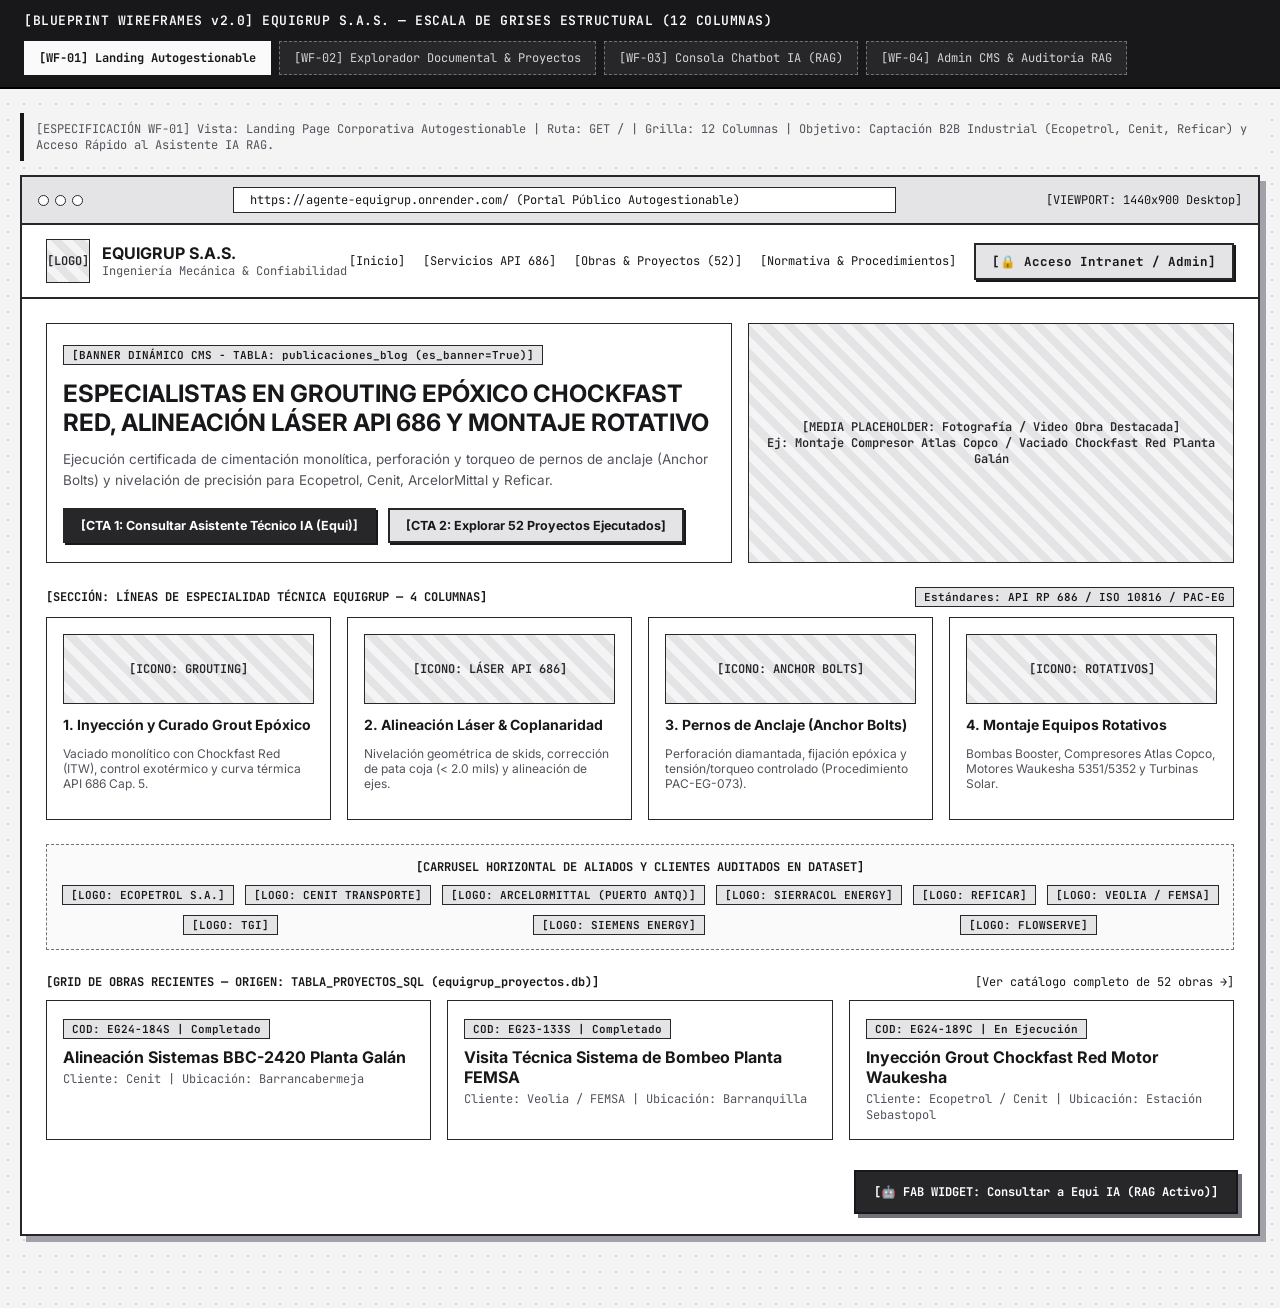
<file: wireframes_equigrup.html>
<!DOCTYPE html>
<html lang="es">
<head>
    <meta charset="UTF-8">
    <meta name="viewport" content="width=device-width, initial-scale=1.0">
    <title>Equigrup S.A.S. — Entregable 4: Wireframes Estructurales (Baja/Media Fidelidad)</title>
    <link href="https://fonts.googleapis.com/css2?family=Inter:wght@400;500;600;700&family=JetBrains+Mono:wght@400;600&display=swap" rel="stylesheet">
    <style>
        :root {
            --wf-bg: #f4f4f5;
            --wf-surface: #ffffff;
            --wf-muted: #e4e4e7;
            --wf-border: #71717a;
            --wf-border-strong: #27272a;
            --wf-text: #18181b;
            --wf-subtext: #52525b;
            --wf-hatch: repeating-linear-gradient(45deg, #e4e4e7, #e4e4e7 8px, #f4f4f5 8px, #f4f4f5 16px);
        }
        * { box-sizing: border-box; }
        body {
            margin: 0;
            font-family: 'Inter', sans-serif;
            background-color: var(--wf-bg);
            background-image: radial-gradient(#d4d4d8 1px, transparent 1px);
            background-size: 16px 16px;
            color: var(--wf-text);
        }
        code, .mono { font-family: 'JetBrains Mono', monospace; font-size: 12px; }

        /* BARRA SUPERIOR DE CONTROL DE WIREFRAMES */
        .wf-switcher-bar {
            position: sticky;
            top: 0;
            z-index: 100;
            background: #18181b;
            color: #fafafa;
            padding: 12px 24px;
            display: flex;
            justify-content: space-between;
            align-items: center;
            border-bottom: 2px solid #000;
            flex-wrap: wrap;
            gap: 12px;
        }
        .wf-brand-title {
            font-family: 'JetBrains Mono', monospace;
            font-size: 13px;
            font-weight: 600;
            letter-spacing: 0.5px;
        }
        .wf-tabs { display: flex; gap: 8px; flex-wrap: wrap; }
        .wf-tab-btn {
            background: #27272a;
            color: #d4d4d8;
            border: 1px dashed #71717a;
            padding: 8px 14px;
            font-family: 'JetBrains Mono', monospace;
            font-size: 12px;
            cursor: pointer;
            transition: all 0.15s;
        }
        .wf-tab-btn.active, .wf-tab-btn:hover {
            background: #fafafa;
            color: #18181b;
            border: 1px solid #fafafa;
            font-weight: 700;
        }

        /* CONTENEDOR DE LIENZO */
        .wf-canvas {
            max-width: 1340px;
            margin: 24px auto;
            padding: 0 20px 48px 20px;
        }
        .wf-screen { display: none; }
        .wf-screen.active { display: block; }

        .wf-frame {
            background: var(--wf-surface);
            border: 2px solid var(--wf-border-strong);
            box-shadow: 6px 6px 0px #a1a1aa;
            overflow: hidden;
        }
        .wf-browser-chrome {
            background: var(--wf-muted);
            border-bottom: 2px solid var(--wf-border-strong);
            padding: 10px 16px;
            display: flex;
            align-items: center;
            justify-content: space-between;
            font-family: 'JetBrains Mono', monospace;
            font-size: 12px;
        }
        .wf-dots { display: flex; gap: 6px; }
        .wf-dot { width: 11px; height: 11px; border: 1.5px solid var(--wf-border-strong); border-radius: 50%; background: #fff; }
        .wf-address-bar {
            background: #fff;
            border: 1.5px solid var(--wf-border-strong);
            padding: 4px 16px;
            width: 55%;
            text-align: left;
        }

        /* UTILIDADES DE BLOQUES WIREFRAME */
        .wf-box {
            border: 1.5px solid var(--wf-border-strong);
            background: #fff;
            padding: 16px;
            position: relative;
        }
        .wf-box-dashed {
            border: 1.5px dashed var(--wf-border);
            background: #fafafa;
            padding: 14px;
        }
        .wf-placeholder-img {
            background: var(--wf-hatch);
            border: 1.5px solid var(--wf-border-strong);
            display: flex;
            align-items: center;
            justify-content: center;
            font-family: 'JetBrains Mono', monospace;
            font-size: 12px;
            color: var(--wf-border-strong);
            font-weight: 600;
            text-align: center;
            padding: 12px;
        }
        .wf-tag {
            display: inline-block;
            border: 1px solid var(--wf-border-strong);
            background: var(--wf-muted);
            padding: 2px 8px;
            font-family: 'JetBrains Mono', monospace;
            font-size: 11px;
            font-weight: 600;
        }
        .wf-btn {
            display: inline-block;
            border: 2px solid var(--wf-border-strong);
            background: #e4e4e7;
            color: #18181b;
            padding: 8px 16px;
            font-weight: 700;
            font-size: 12.5px;
            box-shadow: 2px 2px 0px #18181b;
            cursor: default;
        }
        .wf-btn-primary {
            background: #27272a;
            color: #ffffff;
        }
        .wf-input {
            width: 100%;
            border: 1.5px solid var(--wf-border-strong);
            padding: 8px 10px;
            background: #fff;
            font-family: 'JetBrains Mono', monospace;
            font-size: 12px;
            color: var(--wf-text);
        }
        .wf-grid-12 {
            display: grid;
            grid-template-columns: repeat(12, 1fr);
            gap: 16px;
        }
        .wf-table {
            width: 100%;
            border-collapse: collapse;
            font-size: 12px;
        }
        .wf-table th, .wf-table td {
            border: 1.5px solid var(--wf-border-strong);
            padding: 9px 10px;
            text-align: left;
        }
        .wf-table th {
            background: var(--wf-muted);
            font-family: 'JetBrains Mono', monospace;
            font-size: 11px;
            text-transform: uppercase;
        }
        .wf-annotation {
            background: #f4f4f5;
            border-left: 4px solid #18181b;
            padding: 8px 12px;
            font-size: 12px;
            color: var(--wf-subtext);
            margin-bottom: 14px;
            font-family: 'JetBrains Mono', monospace;
        }
        .wf-fab {
            position: absolute;
            bottom: 20px;
            right: 20px;
            border: 2px solid #18181b;
            background: #27272a;
            color: #fff;
            padding: 12px 18px;
            font-weight: 700;
            box-shadow: 4px 4px 0 #71717a;
            font-family: 'JetBrains Mono', monospace;
            font-size: 12px;
        }
    </style>
</head>
<body>

    <!-- SELECTOR INTERACTIVO DE PANTALLAS WIREFRAME -->
    <div class="wf-switcher-bar">
        <div class="wf-brand-title">[BLUEPRINT WIREFRAMES v2.0] EQUIGRUP S.A.S. — ESCALA DE GRISES ESTRUCTURAL (12 COLUMNAS)</div>
        <div class="wf-tabs">
            <button class="wf-tab-btn active" onclick="showWf('wf1', this)">[WF-01] Landing Autogestionable</button>
            <button class="wf-tab-btn" onclick="showWf('wf2', this)">[WF-02] Explorador Documental & Proyectos</button>
            <button class="wf-tab-btn" onclick="showWf('wf3', this)">[WF-03] Consola Chatbot IA (RAG)</button>
            <button class="wf-tab-btn" onclick="showWf('wf4', this)">[WF-04] Admin CMS & Auditoría RAG</button>
        </div>
    </div>

    <div class="wf-canvas">

        <!-- ===================================================================
             WIREFRAME 1: LANDING PAGE CORPORATIVA AUTOGESTIONABLE
             =================================================================== -->
        <section id="wf1" class="wf-screen active">
            <div class="wf-annotation">
                [ESPECIFICACIÓN WF-01] Vista: Landing Page Corporativa Autogestionable | Ruta: GET / | Grilla: 12 Columnas | Objetivo: Captación B2B Industrial (Ecopetrol, Cenit, Reficar) y Acceso Rápido al Asistente IA RAG.
            </div>
            <div class="wf-frame" style="position: relative; padding-bottom: 70px;">
                <div class="wf-browser-chrome">
                    <div class="wf-dots"><span class="wf-dot"></span><span class="wf-dot"></span><span class="wf-dot"></span></div>
                    <div class="wf-address-bar">https://agente-equigrup.onrender.com/ (Portal Público Autogestionable)</div>
                    <div>[VIEWPORT: 1440x900 Desktop]</div>
                </div>

                <!-- HEADER / NAVBAR -->
                <div style="border-bottom: 2px solid #27272a; padding: 14px 24px; display: flex; justify-content: space-between; align-items: center;">
                    <div style="display: flex; align-items: center; gap: 12px;">
                        <div class="wf-placeholder-img" style="width: 44px; height: 44px;">[LOGO]</div>
                        <div>
                            <strong style="font-size: 16px;">EQUIGRUP S.A.S.</strong>
                            <div class="mono" style="color: #52525b;">Ingeniería Mecánica & Confiabilidad</div>
                        </div>
                    </div>
                    <div style="display: flex; gap: 18px; align-items: center;" class="mono">
                        <span>[Inicio]</span>
                        <span>[Servicios API 686]</span>
                        <span>[Obras & Proyectos (52)]</span>
                        <span>[Normativa & Procedimientos]</span>
                        <span class="wf-btn">[🔒 Acceso Intranet / Admin]</span>
                    </div>
                </div>

                <div style="padding: 24px;">
                    <!-- HERO SECTION (CMS DINÁMICO) -->
                    <div class="wf-grid-12" style="margin-bottom: 24px;">
                        <div class="wf-box" style="grid-column: span 7; display: flex; flex-direction: column; justify-content: center;">
                            <div style="margin-bottom: 8px;"><span class="wf-tag">[BANNER DINÁMICO CMS - TABLA: publicaciones_blog (es_banner=True)]</span></div>
                            <h1 style="margin: 6px 0 12px 0; font-size: 24px; text-transform: uppercase;">Especialistas en Grouting Epóxico Chockfast Red, Alineación Láser API 686 y Montaje Rotativo</h1>
                            <p style="font-size: 13.5px; color: #52525b; line-height: 1.5; margin: 0 0 18px 0;">
                                Ejecución certificada de cimentación monolítica, perforación y torqueo de pernos de anclaje (Anchor Bolts) y nivelación de precisión para Ecopetrol, Cenit, ArcelorMittal y Reficar.
                            </p>
                            <div style="display: flex; gap: 12px;">
                                <span class="wf-btn wf-btn-primary">[CTA 1: Consultar Asistente Técnico IA (Equi)]</span>
                                <span class="wf-btn">[CTA 2: Explorar 52 Proyectos Ejecutados]</span>
                            </div>
                        </div>
                        <div class="wf-placeholder-img" style="grid-column: span 5; min-height: 240px;">
                            [MEDIA PLACEHOLDER: Fotografía / Video Obra Destacada]<br>
                            Ej: Montaje Compresor Atlas Copco / Vaciado Chockfast Red Planta Galán
                        </div>
                    </div>

                    <!-- CATÁLOGO DE 4 SERVICIOS INDUSTRIALES -->
                    <div style="margin-bottom: 24px;">
                        <div style="display: flex; justify-content: space-between; align-items: center; margin-bottom: 10px;">
                            <strong class="mono">[SECCIÓN: LÍNEAS DE ESPECIALIDAD TÉCNICA EQUIGRUP — 4 COLUMNAS]</strong>
                            <span class="wf-tag">Estándares: API RP 686 / ISO 10816 / PAC-EG</span>
                        </div>
                        <div class="wf-grid-12">
                            <div class="wf-box" style="grid-column: span 3;">
                                <div class="wf-placeholder-img" style="height: 70px; margin-bottom: 10px;">[ICONO: GROUTING]</div>
                                <strong style="font-size: 14px;">1. Inyección y Curado Grout Epóxico</strong>
                                <p style="font-size: 12px; color: #52525b;">Vaciado monolítico con Chockfast Red (ITW), control exotérmico y curva térmica API 686 Cap. 5.</p>
                            </div>
                            <div class="wf-box" style="grid-column: span 3;">
                                <div class="wf-placeholder-img" style="height: 70px; margin-bottom: 10px;">[ICONO: LÁSER API 686]</div>
                                <strong style="font-size: 14px;">2. Alineación Láser & Coplanaridad</strong>
                                <p style="font-size: 12px; color: #52525b;">Nivelación geométrica de skids, corrección de pata coja (&lt; 2.0 mils) y alineación de ejes.</p>
                            </div>
                            <div class="wf-box" style="grid-column: span 3;">
                                <div class="wf-placeholder-img" style="height: 70px; margin-bottom: 10px;">[ICONO: ANCHOR BOLTS]</div>
                                <strong style="font-size: 14px;">3. Pernos de Anclaje (Anchor Bolts)</strong>
                                <p style="font-size: 12px; color: #52525b;">Perforación diamantada, fijación epóxica y tensión/torqueo controlado (Procedimiento PAC-EG-073).</p>
                            </div>
                            <div class="wf-box" style="grid-column: span 3;">
                                <div class="wf-placeholder-img" style="height: 70px; margin-bottom: 10px;">[ICONO: ROTATIVOS]</div>
                                <strong style="font-size: 14px;">4. Montaje Equipos Rotativos</strong>
                                <p style="font-size: 12px; color: #52525b;">Bombas Booster, Compresores Atlas Copco, Motores Waukesha 5351/5352 y Turbinas Solar.</p>
                            </div>
                        </div>
                    </div>

                    <!-- CARRUSEL DE CLIENTES DEL DATASET -->
                    <div class="wf-box-dashed" style="margin-bottom: 24px; text-align: center;">
                        <div class="mono" style="margin-bottom: 10px; font-weight: 700;">[CARRUSEL HORIZONTAL DE ALIADOS Y CLIENTES AUDITADOS EN DATASET]</div>
                        <div style="display: flex; justify-content: space-around; flex-wrap: wrap; gap: 10px;">
                            <span class="wf-tag">[LOGO: ECOPETROL S.A.]</span>
                            <span class="wf-tag">[LOGO: CENIT TRANSPORTE]</span>
                            <span class="wf-tag">[LOGO: ARCELORMITTAL (PUERTO ANTQ)]</span>
                            <span class="wf-tag">[LOGO: SIERRACOL ENERGY]</span>
                            <span class="wf-tag">[LOGO: REFICAR]</span>
                            <span class="wf-tag">[LOGO: VEOLIA / FEMSA]</span>
                            <span class="wf-tag">[LOGO: TGI]</span>
                            <span class="wf-tag">[LOGO: SIEMENS ENERGY]</span>
                            <span class="wf-tag">[LOGO: FLOWSERVE]</span>
                        </div>
                    </div>

                    <!-- PROYECTOS DESTACADOS (SINCRONIZADOS CON SQLITE) -->
                    <div>
                        <div style="display: flex; justify-content: space-between; align-items: center; margin-bottom: 10px;">
                            <strong class="mono">[GRID DE OBRAS RECIENTES — ORIGEN: TABLA_PROYECTOS_SQL (equigrup_proyectos.db)]</strong>
                            <span class="mono">[Ver catálogo completo de 52 obras →]</span>
                        </div>
                        <div class="wf-grid-12">
                            <div class="wf-box" style="grid-column: span 4;">
                                <span class="wf-tag">COD: EG24-184S | Completado</span>
                                <h4 style="margin: 8px 0 4px 0;">Alineación Sistemas BBC-2420 Planta Galán</h4>
                                <div class="mono" style="color: #52525b;">Cliente: Cenit | Ubicación: Barrancabermeja</div>
                            </div>
                            <div class="wf-box" style="grid-column: span 4;">
                                <span class="wf-tag">COD: EG23-133S | Completado</span>
                                <h4 style="margin: 8px 0 4px 0;">Visita Técnica Sistema de Bombeo Planta FEMSA</h4>
                                <div class="mono" style="color: #52525b;">Cliente: Veolia / FEMSA | Ubicación: Barranquilla</div>
                            </div>
                            <div class="wf-box" style="grid-column: span 4;">
                                <span class="wf-tag">COD: EG24-189C | En Ejecución</span>
                                <h4 style="margin: 8px 0 4px 0;">Inyección Grout Chockfast Red Motor Waukesha</h4>
                                <div class="mono" style="color: #52525b;">Cliente: Ecopetrol / Cenit | Ubicación: Estación Sebastopol</div>
                            </div>
                        </div>
                    </div>
                </div>

                <!-- BOTÓN FLOTANTE CHATBOT RAG -->
                <div class="wf-fab">
                    [🤖 FAB WIDGET: Consultar a Equi IA (RAG Activo)]
                </div>
            </div>
        </section>

        <!-- ===================================================================
             WIREFRAME 2: DASHBOARD / EXPLORADOR DOCUMENTAL Y PROYECTOS
             =================================================================== -->
        <section id="wf2" class="wf-screen">
            <div class="wf-annotation">
                [ESPECIFICACIÓN WF-02] Vista: Explorador Maestro del Dataset Consolidado (248 Registros: 196 Archivos + 52 Proyectos SQL) | Ruta: /repositorio-documental | Layout: Sidebar Filtros (3 cols) + Contenido Principal (9 cols).
            </div>
            <div class="wf-frame">
                <div class="wf-browser-chrome">
                    <div class="wf-dots"><span class="wf-dot"></span><span class="wf-dot"></span><span class="wf-dot"></span></div>
                    <div class="wf-address-bar">https://agente-equigrup.onrender.com/#proyectos-y-documentos</div>
                    <div>[ROL: Ingeniero de Operaciones / Consultor]</div>
                </div>

                <div class="wf-grid-12" style="padding: 20px;">
                    <!-- SIDEBAR DE FILTROS FACETADOS (3 COLUMNAS) -->
                    <aside class="wf-box" style="grid-column: span 3;">
                        <div class="mono" style="font-weight: 700; border-bottom: 1.5px solid #27272a; padding-bottom: 8px; margin-bottom: 12px;">
                            [PANEL DE FILTROS DINÁMICOS]
                        </div>
                        <div style="margin-bottom: 12px;">
                            <label class="mono">1. carpeta_modulo:</label>
                            <div class="wf-input" style="margin-top: 4px;">[▼ Todos los Módulos (5)]</div>
                            <div class="mono" style="font-size: 11px; color: #52525b; margin-top: 4px;">
                                • 0.0. NORMATIVA Y GESTION<br>
                                • 0.1. INFORMES TECNICOS<br>
                                • 0.2. COTIZACIONES<br>
                                • 0.3. PROCEDIMIENTOS<br>
                                • TABLA_PROYECTOS_SQL
                            </div>
                        </div>
                        <div style="margin-bottom: 12px;">
                            <label class="mono">2. cliente_entidad:</label>
                            <div class="wf-input" style="margin-top: 4px;">[▼ Ecopetrol / Cenit / Arcelor...]</div>
                        </div>
                        <div style="margin-bottom: 12px;">
                            <label class="mono">3. anio:</label>
                            <div class="wf-input" style="margin-top: 4px;">[▼ Todos (2018 - 2026)]</div>
                        </div>
                        <div style="margin-bottom: 12px;">
                            <label class="mono">4. estado_operativo:</label>
                            <div class="wf-input" style="margin-top: 4px;">[▼ Completado / En ejecución / Cotizado]</div>
                        </div>
                        <div style="margin-bottom: 16px;">
                            <label class="mono">5. indexado_rag:</label>
                            <div class="wf-input" style="margin-top: 4px;">[☑ Sí | ☑ Sí (Vía SQL Tool) | ☐ No]</div>
                        </div>
                        <div class="wf-btn" style="width: 100%; text-align: center;">[Limpiar Filtros]</div>
                    </aside>

                    <!-- ÁREA PRINCIPAL (9 COLUMNAS) -->
                    <div style="grid-column: span 9;">
                        <!-- KPIs SUPERIORES -->
                        <div class="wf-grid-12" style="margin-bottom: 16px;">
                            <div class="wf-box" style="grid-column: span 3;">
                                <div class="mono" style="color: #52525b;">TOTAL REGISTROS AUDITADOS</div>
                                <div style="font-size: 24px; font-weight: 800; margin-top: 4px;">248</div>
                                <div class="mono">196 Docs + 52 SQL</div>
                            </div>
                            <div class="wf-box" style="grid-column: span 3;">
                                <div class="mono" style="color: #52525b;">COBERTURA MOTOR RAG</div>
                                <div style="font-size: 24px; font-weight: 800; margin-top: 4px;">109 Chunks</div>
                                <div class="mono">SQLite FTS + SQL Tool</div>
                            </div>
                            <div class="wf-box" style="grid-column: span 3;">
                                <div class="mono" style="color: #52525b;">PROYECTOS ACTIVOS / OBRA</div>
                                <div style="font-size: 24px; font-weight: 800; margin-top: 4px;">52 Obras</div>
                                <div class="mono">12 Clientes Industriales</div>
                            </div>
                            <div class="wf-box" style="grid-column: span 3;">
                                <div class="mono" style="color: #52525b;">PROCEDIMIENTOS PAC/PAG</div>
                                <div style="font-size: 24px; font-weight: 800; margin-top: 4px;">100% Vigentes</div>
                                <div class="mono">Norma API RP 686</div>
                            </div>
                        </div>

                        <!-- BARRA DE BÚSQUEDA SEMÁNTICA / EXACTA -->
                        <div class="wf-box" style="margin-bottom: 16px; display: flex; gap: 10px; align-items: center;">
                            <input class="wf-input" value="🔍 Buscar por código (ej. EG24-184S, PAC-EG-073), cliente (Cenit, Ecopetrol) o maquinaria (Waukesha, Booster)..." readonly>
                            <span class="wf-btn wf-btn-primary" style="white-space: nowrap;">[Filtrar Tabla]</span>
                            <span class="wf-btn" style="white-space: nowrap;">[📥 Exportar CSV]</span>
                        </div>

                        <!-- TABLA DE DATOS PAGINADA -->
                        <div class="wf-box" style="padding: 0;">
                            <table class="wf-table">
                                <thead>
                                    <tr>
                                        <th>ID</th>
                                        <th>Código Ref</th>
                                        <th>Módulo / Carpeta</th>
                                        <th>Archivo / Proyecto</th>
                                        <th>Cliente / Planta</th>
                                        <th>Maquinaria / Especialidad</th>
                                        <th>Estado Operativo</th>
                                        <th>Indexado RAG</th>
                                        <th>Acción</th>
                                    </tr>
                                </thead>
                                <tbody>
                                    <tr>
                                        <td class="mono">#002</td>
                                        <td class="mono"><strong>EG23-133S</strong></td>
                                        <td class="mono">0.1. INFORMES TECNICOS</td>
                                        <td>EG23-133S INFORME VISTA TECNICA SIST BOMBEO, VEOLIA FEMSA BQUILLA.pdf</td>
                                        <td>Veolia / FEMSA (Barranquilla)</td>
                                        <td>Equipos Rotativos / Bombeo</td>
                                        <td><span class="wf-tag">Completado</span></td>
                                        <td><span class="wf-tag">[Sí]</span></td>
                                        <td class="mono">[📄 PDF] [💬 IA]</td>
                                    </tr>
                                    <tr>
                                        <td class="mono">#018</td>
                                        <td class="mono"><strong>EG24-184S</strong></td>
                                        <td class="mono">0.1. INFORMES TECNICOS</td>
                                        <td>EG24-184S INFORME ALINEACION SISTEMAS BBC-2420 PLANTA GALAN CENIT.pdf</td>
                                        <td>Cenit Transporte (Planta Galán)</td>
                                        <td>Skid Bombeo / Alineación Láser</td>
                                        <td><span class="wf-tag">Completado</span></td>
                                        <td><span class="wf-tag">[Sí]</span></td>
                                        <td class="mono">[📄 PDF] [💬 IA]</td>
                                    </tr>
                                    <tr>
                                        <td class="mono">#094</td>
                                        <td class="mono"><strong>EG24-189C</strong></td>
                                        <td class="mono">0.2. COTIZACIONES</td>
                                        <td>EG24-189C PROPUESTA TECNICA ECONOMICA GROUTING CHOCKFAST RED.xlsx</td>
                                        <td>Ecopetrol S.A. (Barrancabermeja)</td>
                                        <td>Motor Waukesha / Grout Epóxico</td>
                                        <td><span class="wf-tag">Cotizado</span></td>
                                        <td><span class="wf-tag">[No]</span></td>
                                        <td class="mono">[📊 XLSX] [💬 IA]</td>
                                    </tr>
                                    <tr>
                                        <td class="mono">#142</td>
                                        <td class="mono"><strong>PAC-EG-073</strong></td>
                                        <td class="mono">0.3. PROCEDIMIENTOS</td>
                                        <td>PAC-EG-073 PROCEDIMIENTO TORQUEO Y FIJACION PERNOS ANCLAJE.pdf</td>
                                        <td>Equigrup Estándar Calidad</td>
                                        <td>Pernos de Anclaje (Anchor Bolts)</td>
                                        <td><span class="wf-tag">Vigente</span></td>
                                        <td><span class="wf-tag">[Sí]</span></td>
                                        <td class="mono">[📄 PDF] [💬 IA]</td>
                                    </tr>
                                    <tr>
                                        <td class="mono">#205</td>
                                        <td class="mono"><strong>SQL-PRJ-04</strong></td>
                                        <td class="mono">TABLA_PROYECTOS_SQL</td>
                                        <td>Instalación de Pernos de Anclaje - Proyecto Puerto Antioquia</td>
                                        <td>ArcelorMittal (Turbo, Antq)</td>
                                        <td>Pernos de Anclaje / Cimentación</td>
                                        <td><span class="wf-tag">En ejecución</span></td>
                                        <td><span class="wf-tag">[Sí (SQL Tool)]</span></td>
                                        <td class="mono">[✏️ Edit] [💬 IA]</td>
                                    </tr>
                                </tbody>
                            </table>
                            <div style="padding: 10px 14px; background: #e4e4e7; display: flex; justify-content: space-between; align-items: center;" class="mono">
                                <span>Mostrando registros 1 - 5 de 248 totales</span>
                                <span>[« Anterior] [Página 1 de 50] [Siguiente »]</span>
                            </div>
                        </div>
                    </div>
                </div>
            </div>
        </section>

        <!-- ===================================================================
             WIREFRAME 3: CONSOLA DEL CHATBOT IA (VISTA COMPLETA RAG + SQL TOOL)
             =================================================================== -->
        <section id="wf3" class="wf-screen">
            <div class="wf-annotation">
                [ESPECIFICACIÓN WF-03] Vista: Consola del Asistente Inteligente "Equi" (Arquitectura Híbrida RAG + SQL Tool) | Ruta: /#chat | Componentes: Historial de Sesiones + Área de Mensajes con Citación Documental + Chips de Sugerencias API 686.
            </div>
            <div class="wf-frame">
                <div class="wf-browser-chrome">
                    <div class="wf-dots"><span class="wf-dot"></span><span class="wf-dot"></span><span class="wf-dot"></span></div>
                    <div class="wf-address-bar">https://agente-equigrup.onrender.com/#chat (Consola Chatbot IA Equi - Motor RAG)</div>
                    <div>[ENDPOINT: POST /chat]</div>
                </div>

                <div class="wf-grid-12" style="padding: 20px;">
                    <!-- PANEL LATERAL DE SESIONES Y ESTADO RAG (3 COLS) -->
                    <aside class="wf-box" style="grid-column: span 3;">
                        <div class="wf-btn wf-btn-primary" style="width: 100%; text-align: center; margin-bottom: 14px;">[+ Nueva Consulta Técnica]</div>
                        <div class="mono" style="font-weight: 700; margin-bottom: 8px;">[HISTORIAL DE SESIONES]</div>
                        <div class="wf-box-dashed" style="margin-bottom: 8px; font-size: 12px;">
                            <strong>● Curado Grout Chockfast Red</strong>
                            <div class="mono" style="color: #52525b;">Hace 2 min • Ref: API 686</div>
                        </div>
                        <div class="wf-box-dashed" style="margin-bottom: 8px; font-size: 12px;">
                            <strong>○ Alineación BBC-2420 Galán</strong>
                            <div class="mono" style="color: #52525b;">Ayer • Ref: EG24-184S</div>
                        </div>
                        <div class="wf-box-dashed" style="margin-bottom: 16px; font-size: 12px;">
                            <strong>○ Pernos Puerto Antioquia</strong>
                            <div class="mono" style="color: #52525b;">14 Oct • Ref: ArcelorMittal</div>
                        </div>

                        <div class="mono" style="font-weight: 700; margin-bottom: 8px;">[TELEMETRÍA MOTOR RAG]</div>
                        <div class="wf-box" style="font-size: 11.5px;" class="mono">
                            • Motor LLM: Groq / Gemini Failover<br>
                            • Corpus SQLite RAG: 109 Chunks<br>
                            • Catálogo SQLite: 52 Proyectos<br>
                            • Microservicio MS-1: Conectado
                        </div>
                    </aside>

                    <!-- VENTANA CENTRAL DE CONVERSACIÓN (9 COLS) -->
                    <div class="wf-box" style="grid-column: span 9; display: flex; flex-direction: column; justify-content: space-between; min-height: 540px;">
                        <div>
                            <!-- CABECERA DEL CHAT -->
                            <div style="border-bottom: 1.5px solid #27272a; padding-bottom: 10px; margin-bottom: 16px; display: flex; justify-content: space-between; align-items: center;">
                                <div>
                                    <strong>[AVATAR 🤖] Asistente Inteligente Equi — Consultor RAG de Ingeniería Mecánica</strong>
                                    <div class="mono" style="color: #52525b;">Respuestas fundamentadas estrictamente en manuales API 686, procedimientos PAC-EG y base de datos SQLite</div>
                                </div>
                                <span class="wf-tag">ESTADO: ONLINE</span>
                            </div>

                            <!-- BURBUJA USUARIO -->
                            <div style="display: flex; justify-content: flex-end; margin-bottom: 16px;">
                                <div class="wf-box" style="max-width: 72%; background: #e4e4e7;">
                                    <div class="mono" style="color: #52525b; margin-bottom: 4px;">[ACTOR: Ingeniero de Operaciones]</div>
                                    ¿Cuál es el procedimiento de preparación y tiempo de curado del grout epóxico Chockfast Red según la norma API 686 y en qué proyectos de Cenit o Ecopetrol lo hemos aplicado?
                                </div>
                            </div>

                            <!-- BURBUJA ASISTENTE IA CON CITACIÓN DE FUENTES -->
                            <div style="display: flex; justify-content: flex-start; margin-bottom: 16px;">
                                <div class="wf-box" style="max-width: 88%;">
                                    <div class="mono" style="color: #52525b; margin-bottom: 6px;">[ACTOR: Motor IA / Servicio RAG (Equi)]</div>
                                    <p style="margin: 0 0 8px 0; font-size: 13px; line-height: 1.5;">
                                        <strong>1. Protocolo Técnico Chockfast Red (Norma API RP 686 Cap. 5):</strong><br>
                                        • <strong>Preparación de Superficie:</strong> El concreto debe tener curado mínimo de 28 días, escarificado con perfil rugoso (CSP 5-7), libre de grasa/humedad, y el acero de la base limpiado con chorro abrasivo a metal blanco <code>SSPC-SP5</code>.<br>
                                        • <strong>Mezcla y Temperatura:</strong> Acondicionar resina, endurecedor y agregado entre <strong>21°C y 28°C</strong>. Mezclar resina + endurecedor a bajas RPM antes de incorporar gradualmente los sacos de agregado para evitar atrapamiento de aire.<br>
                                        • <strong>Tiempo de Curado:</strong> <strong>24 horas a 25°C</strong> (o hasta 48 horas a 15°C) antes de aplicar torque final a los pernos de anclaje.
                                    </p>
                                    <p style="margin: 0 0 12px 0; font-size: 13px; line-height: 1.5;">
                                        <strong>2. Proyectos Relacionados en Base de Datos (`equigrup_proyectos.db`):</strong><br>
                                        • <strong>Proyecto #14 (Cenit - Planta Galán):</strong> Nivelación, alineación láser y aplicación de grout epóxico en sistemas de bombeo BBC-2420.<br>
                                        • <strong>Proyecto #21 (Ecopetrol - Barrancabermeja):</strong> Cimentación epóxica Chockfast Red en unidad compresora y motores Waukesha.
                                    </p>

                                    <!-- TARJETA DE CITACIÓN DE FUENTES DOCUMENTALES -->
                                    <div class="wf-box-dashed">
                                        <div class="mono" style="font-weight: 700; margin-bottom: 6px;">📚 [FUENTES VERIFICADAS EXTRAÍDAS POR EL MOTOR RAG (fuentes_consultadas)]:</div>
                                        <div style="display: flex; justify-content: space-between; align-items: center; border-bottom: 1px dashed #a1a1aa; padding: 4px 0;" class="mono">
                                            <span>📄 [COD: API-686] Documento: API 686.pdf (Carpeta: 0.0. NORMATIVA Y GESTION)</span>
                                            <span class="wf-tag">[Abrir PDF Original ↗]</span>
                                        </div>
                                        <div style="display: flex; justify-content: space-between; align-items: center; border-bottom: 1px dashed #a1a1aa; padding: 4px 0;" class="mono">
                                            <span>📄 [COD: ITW-CF-RED] Documento: Procedimiento Grout Chockfast Red.pdf (0.3. PROCEDIMIENTOS)</span>
                                            <span class="wf-tag">[Abrir PDF Original ↗]</span>
                                        </div>
                                        <div style="display: flex; justify-content: space-between; align-items: center; padding: 4px 0;" class="mono">
                                            <span>🗄️ [COD: EG24-184S] Base de Datos: Proyecto #14 - Alineación Sistemas BBC-2420 Planta Galán Cenit</span>
                                            <span class="wf-tag">[Ver en Catálogo ↗]</span>
                                        </div>
                                    </div>
                                </div>
                            </div>
                        </div>

                        <!-- ZONA INFERIOR: CHIPS DE SUGERENCIAS + INPUT -->
                        <div>
                            <div style="margin-bottom: 10px; display: flex; gap: 8px; flex-wrap: wrap;">
                                <span class="wf-tag">[Chip 1: ¿Tolerancia alineación láser API 686?]</span>
                                <span class="wf-tag">[Chip 2: Proyectos ejecutados para Cenit en Planta Galán]</span>
                                <span class="wf-tag">[Chip 3: Torque de pernos de anclaje PAC-EG-073]</span>
                                <span class="wf-tag">[Chip 4: Informes de Reficar y SierraCol Energy]</span>
                            </div>
                            <div style="display: flex; gap: 10px;">
                                <input class="wf-input" value="Escribe tu consulta sobre manuales técnicos, normas API 686 o proyectos de Equigrup..." readonly>
                                <span class="wf-btn wf-btn-primary">[Enviar Consulta ➤]</span>
                            </div>
                        </div>
                    </div>
                </div>
            </div>
        </section>

        <!-- ===================================================================
             WIREFRAME 4: PANEL DE ADMINISTRACIÓN (AUTOGESTIÓN CMS & AUDITORÍA RAG)
             =================================================================== -->
        <section id="wf4" class="wf-screen">
            <div class="wf-annotation">
                [ESPECIFICACIÓN WF-04] Vista: Panel de Administración (Autogestión Web CMS + Gestor de Indexación y Auditoría RAG) | Ruta: /#admin-cms | Rol exclusivo: Administrador del Sistema (Freddy).
            </div>
            <div class="wf-frame">
                <div class="wf-browser-chrome">
                    <div class="wf-dots"><span class="wf-dot"></span><span class="wf-dot"></span><span class="wf-dot"></span></div>
                    <div class="wf-address-bar">https://agente-equigrup.onrender.com/#admin-cms-rag</div>
                    <div>[ROL: Administrador Autenticado (OTP/Token)]</div>
                </div>

                <div class="wf-grid-12" style="padding: 20px;">
                    <!-- COLUMNA IZQUIERDA (6 COLS): CRUD AUTOGESTIÓN WEB (BANNER / BLOG / PROYECTOS) -->
                    <div class="wf-box" style="grid-column: span 6;">
                        <div style="display: flex; justify-content: space-between; align-items: center; border-bottom: 1.5px solid #27272a; padding-bottom: 8px; margin-bottom: 14px;">
                            <strong class="mono">[MÓDULO A: AUTOGESTIÓN DE CONTENIDO WEB & BANNER HERO]</strong>
                            <span class="wf-tag">Endpoint: POST /api/blog/publicar</span>
                        </div>

                        <div style="margin-bottom: 12px;">
                            <label class="mono">Título de la Obra / Noticia para el Portal Público *</label>
                            <input class="wf-input" value="Montaje y Alineación Láser Turbina Solar Turbines - Ecopetrol" readonly style="margin-top: 4px;">
                        </div>

                        <div class="wf-grid-12" style="margin-bottom: 12px;">
                            <div style="grid-column: span 6;">
                                <label class="mono">Vincular a Proyecto SQLite (proyecto_id_bd):</label>
                                <input class="wf-input" value="[#18] EG24-184S Planta Galán Cenit" readonly style="margin-top: 4px;">
                            </div>
                            <div style="grid-column: span 6;">
                                <label class="mono">Categoría de Especialidad:</label>
                                <input class="wf-input" value="Normas API 686 & Grouting Epóxico" readonly style="margin-top: 4px;">
                            </div>
                        </div>

                        <div style="margin-bottom: 12px;">
                            <label class="mono">Resumen Ejecutivo y Contenido Técnico *</label>
                            <div class="wf-box-dashed" style="height: 70px; margin-top: 4px; font-size: 12px;">
                                Ejecución de nivelación geométrica, vaciado de grout Chockfast Red y verificación de coplanaridad bajo estándar API RP 686...
                            </div>
                        </div>

                        <div style="margin-bottom: 12px;">
                            <label class="mono">Fotografía / Video de Obra o Informe PDF Adjunto:</label>
                            <div class="wf-placeholder-img" style="height: 75px; margin-top: 4px;">
                                [DROPZONE MULTIMEDIA: Arrastrar JPG, PNG, MP4 o PDF aquí -> /data/uploads/]
                            </div>
                        </div>

                        <div style="display: flex; justify-content: space-between; align-items: center; margin-top: 14px;">
                            <span class="mono">[☑ Destacar en Banner Hero Principal de la Landing]</span>
                            <span class="wf-btn wf-btn-primary">[💾 Publicar y Actualizar Portal Web]</span>
                        </div>
                    </div>

                    <!-- COLUMNA DERECHA (6 COLS): AUDITORÍA DOCUMENTAL Y CONTROL DE INDEXACIÓN RAG -->
                    <div class="wf-box" style="grid-column: span 6;">
                        <div style="display: flex; justify-content: space-between; align-items: center; border-bottom: 1.5px solid #27272a; padding-bottom: 8px; margin-bottom: 14px;">
                            <strong class="mono">[MÓDULO B: GESTOR DE ARCHIVOS & AUDITORÍA DE INDEXACIÓN RAG]</strong>
                            <span class="wf-tag">BD: equigrup_rag.db (109 Chunks)</span>
                        </div>

                        <!-- SUBIDA DE NUEVO MANUAL AL RAG -->
                        <div class="wf-box-dashed" style="margin-bottom: 14px; display: flex; justify-content: space-between; align-items: center;">
                            <div>
                                <strong style="font-size: 12.5px;">Ingestar Nuevo Documento al Corpus RAG (.pdf / .docx)</strong>
                                <div class="mono" style="color: #52525b;">Extrae texto con PyPDF/python-docx y genera fragmentos en SQLite</div>
                            </div>
                            <span class="wf-btn">[📤 Subir & Re-Indexar]</span>
                        </div>

                        <!-- TABLA DE AUDITORÍA DE INDEXACIÓN -->
                        <table class="wf-table">
                            <thead>
                                <tr>
                                    <th>Código</th>
                                    <th>Nombre Archivo (Carpeta Módulo)</th>
                                    <th>Formato / KB</th>
                                    <th>Estado RAG</th>
                                    <th>Acción Admin</th>
                                </tr>
                            </thead>
                            <tbody>
                                <tr>
                                    <td class="mono">API-686</td>
                                    <td>API 686.pdf <span class="mono">(0.0. NORMATIVA)</span></td>
                                    <td class="mono">.pdf / 4120 KB</td>
                                    <td><span class="wf-tag">[Sí - 42 Chunks]</span></td>
                                    <td class="mono">[🔄 Re-Indexar]</td>
                                </tr>
                                <tr>
                                    <td class="mono">EG23-133S</td>
                                    <td>INFORME SIST BOMBEO VEOLIA FEMSA.docx</td>
                                    <td class="mono">.docx / 2374 KB</td>
                                    <td><span class="wf-tag">[Sí - 18 Chunks]</span></td>
                                    <td class="mono">[🔄 Re-Indexar]</td>
                                </tr>
                                <tr>
                                    <td class="mono">EG23-139S</td>
                                    <td>INFORME NIVELACION BOMBA BOOSTER TAG 36503.pdf</td>
                                    <td class="mono">.pdf / 770 KB</td>
                                    <td><span class="wf-tag">[No Indexado]</span></td>
                                    <td class="mono">[⚡ Indexar Ahora]</td>
                                </tr>
                                <tr>
                                    <td class="mono">PAC-EG-073</td>
                                    <td>PROCEDIMIENTO PERNOS DE ANCLAJE.pdf</td>
                                    <td class="mono">.pdf / 615 KB</td>
                                    <td><span class="wf-tag">[Sí - 15 Chunks]</span></td>
                                    <td class="mono">[🔄 Re-Indexar]</td>
                                </tr>
                            </tbody>
                        </table>
                    </div>
                </div>
            </div>
        </section>

    </div>

    <script>
        function showWf(id, btn) {
            document.querySelectorAll('.wf-screen').forEach(s => s.classList.remove('active'));
            document.querySelectorAll('.wf-tab-btn').forEach(b => b.classList.remove('active'));
            document.getElementById(id).classList.add('active');
            btn.classList.add('active');
        }
    </script>
</body>
</html>
</file>
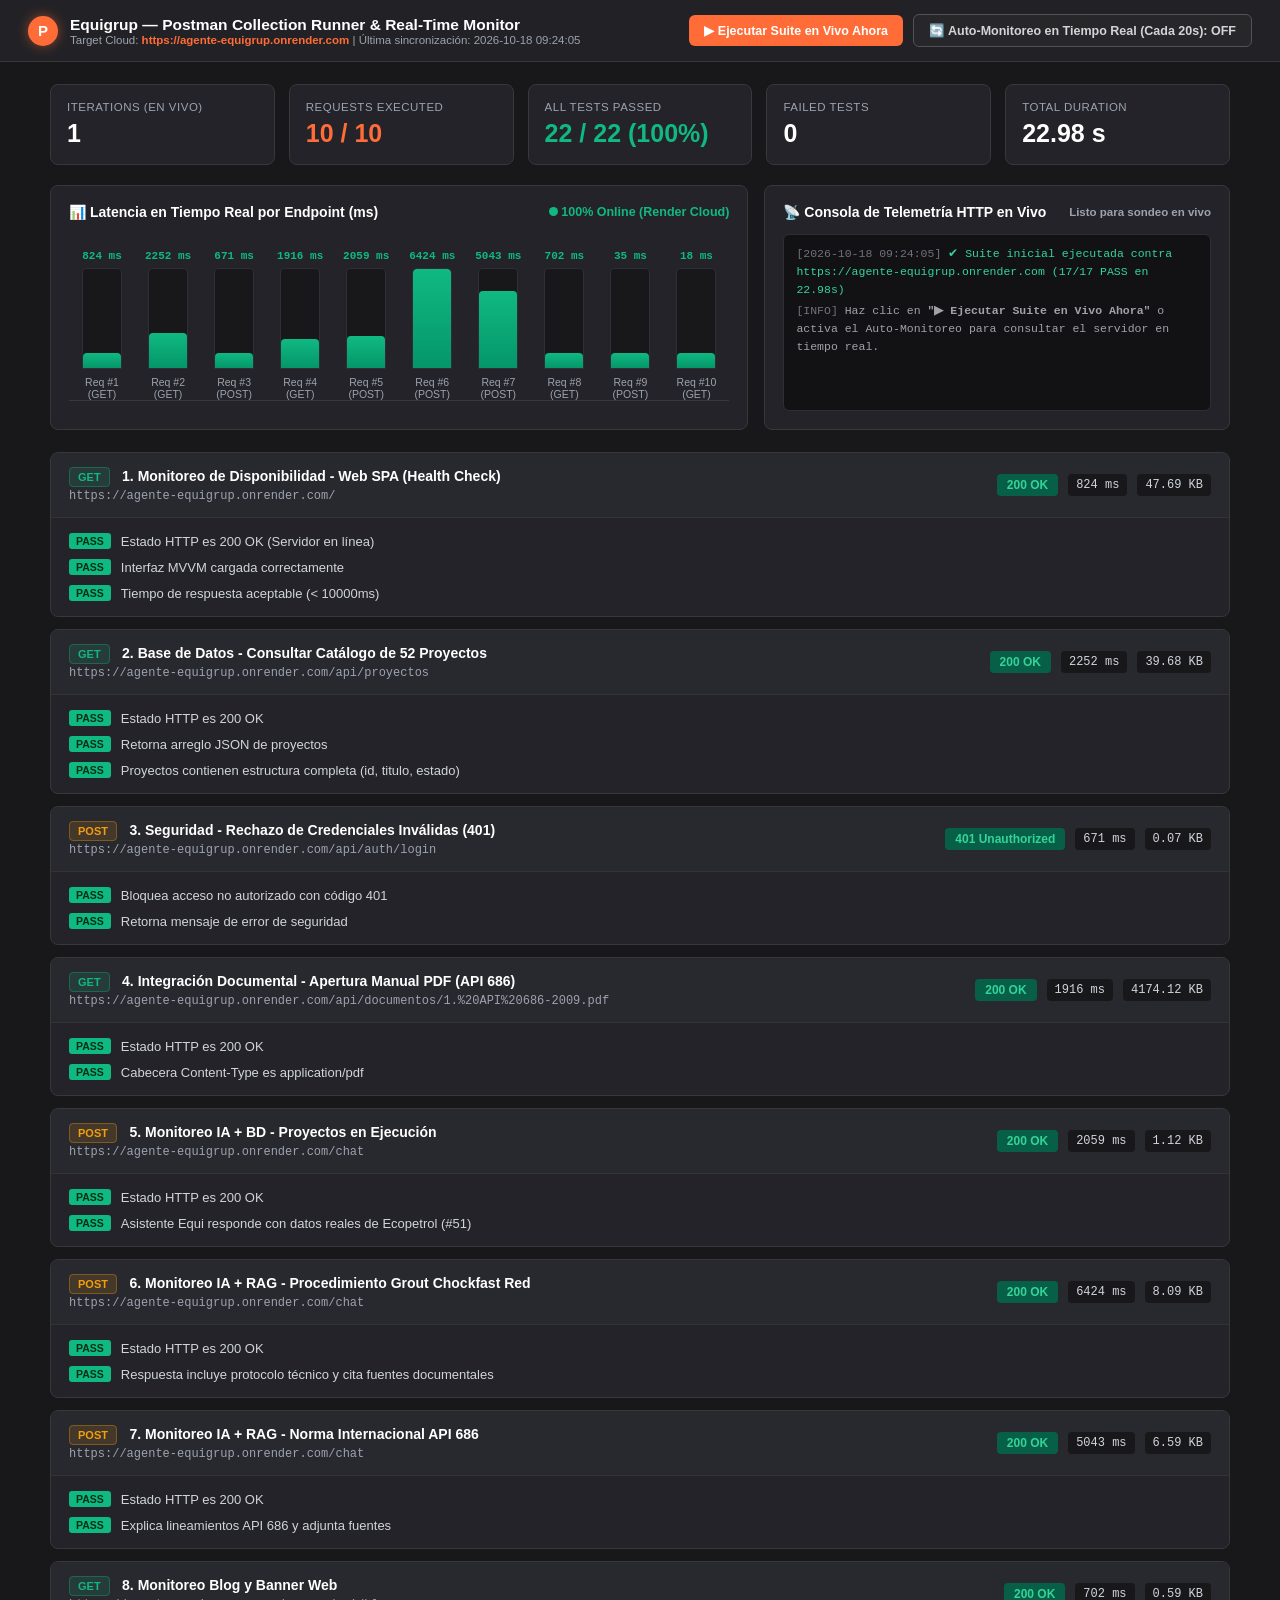
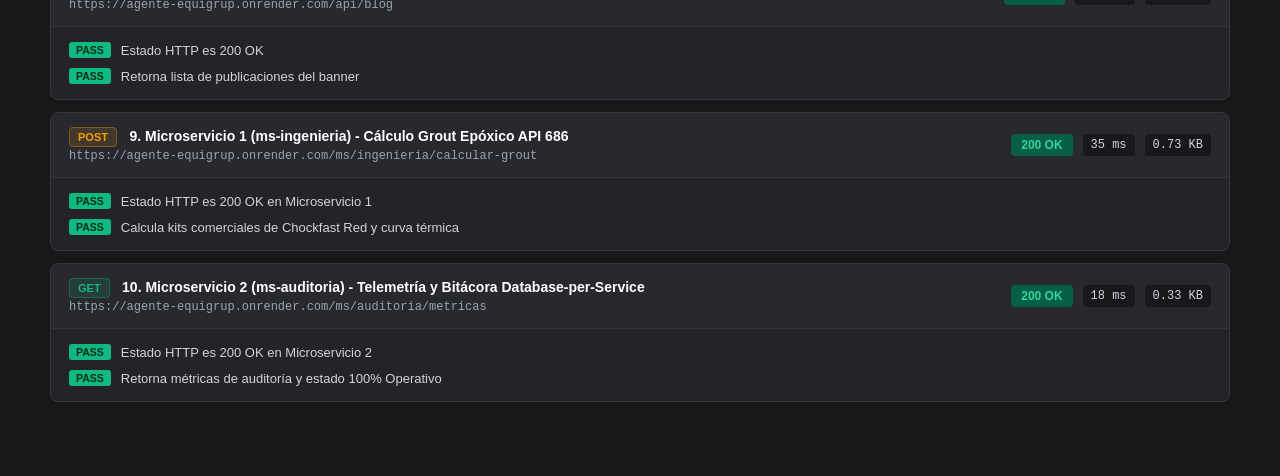
<file: tests/Reporte_Postman_Equigrup.html>
<!DOCTYPE html>
<html lang="es">
<head>
<meta charset="UTF-8">
<title>Postman Live Runner & Real-Time Monitor - Equigrup</title>
<style>
  body { margin:0; font-family: -apple-system, BlinkMacSystemFont, 'Segoe UI', Roboto, sans-serif; background:#18181b; color:#e5e5e5; }
  .topbar { background:#222226; padding:14px 28px; border-bottom:1px solid #383838; display:flex; justify-content:space-between; align-items:center; flex-wrap:wrap; gap:12px; position:sticky; top:0; z-index:50; }
  .brand { display:flex; align-items:center; gap:12px; font-weight:700; font-size:15.5px; color:#fff; }
  .pm-dot { width:30px; height:30px; border-radius:50%; background:#ff6c37; display:flex; align-items:center; justify-content:center; font-weight:900; font-size:15px; color:#fff; box-shadow:0 0 12px rgba(255,108,55,0.5); }
  .live-controls { display:flex; align-items:center; gap:10px; flex-wrap:wrap; }
  .btn { border:none; padding:8px 15px; border-radius:6px; font-weight:700; font-size:12.5px; cursor:pointer; display:flex; align-items:center; gap:7px; transition:all 0.2s; }
  .btn-run { background:#ff6c37; color:#fff; }
  .btn-run:hover { background:#e85a25; }
  .btn-run:disabled { opacity:0.6; cursor:wait; }
  .btn-auto { background:#27272a; color:#d4d4d8; border:1px solid #52525b; }
  .btn-auto.active { background:#065f46; color:#34d399; border-color:#10b981; }
  .pulse-dot { width:9px; height:9px; border-radius:50%; background:#10b981; display:inline-block; animation: pulse 1.5s infinite; }
  @keyframes pulse { 0% { box-shadow:0 0 0 0 rgba(16,185,129,0.7); } 70% { box-shadow:0 0 0 8px rgba(16,185,129,0); } 100% { box-shadow:0 0 0 0 rgba(16,185,129,0); } }
  .container { max-width:1180px; margin:22px auto; padding:0 20px 40px 20px; }
  .summary-grid { display:grid; grid-template-columns: repeat(5, 1fr); gap:14px; margin-bottom:20px; }
  .stat-card { background:#232329; border:1px solid #383838; border-radius:8px; padding:16px; }
  .stat-lbl { font-size:11.5px; color:#9ca3af; text-transform:uppercase; letter-spacing:0.5px; }
  .stat-val { font-size:25px; font-weight:800; margin-top:6px; color:#fff; }
  .stat-val.green { color:#10b981; }
  .stat-val.orange { color:#ff6c37; }
  .monitor-grid { display:grid; grid-template-columns: 1.5fr 1fr; gap:16px; margin-bottom:22px; }
  .monitor-panel { background:#232329; border:1px solid #383838; border-radius:8px; padding:18px; }
  .panel-title { font-size:14px; font-weight:700; margin-bottom:14px; display:flex; justify-content:space-between; align-items:center; color:#fff; }
  .chart-box { display:flex; align-items:flex-end; gap:16px; height:150px; padding:16px 8px 0 8px; border-bottom:1px solid #383838; }
  .bar-col { flex:1; display:flex; flex-direction:column; align-items:center; height:100%; justify-content:flex-end; }
  .bar-val { font-size:11px; color:#10b981; margin-bottom:6px; font-weight:700; font-family:monospace; }
  .bar-track { width:38px; height:105px; background:#18181b; border-radius:4px 4px 0 0; display:flex; align-items:flex-end; overflow:hidden; border:1px solid #2e2e36; }
  .bar-fill { width:100%; background:linear-gradient(180deg, #10b981, #059669); border-radius:4px 4px 0 0; transition: height 0.35s ease; }
  .bar-lbl { font-size:10.5px; color:#9ca3af; margin-top:7px; text-align:center; }
  .console-box { background:#121215; border:1px solid #2e2e36; border-radius:6px; height:155px; overflow-y:auto; padding:10px 12px; font-family: 'Consolas', monospace; font-size:11.5px; line-height:1.55; color:#a1a1aa; }
  .log-line { margin-bottom:4px; }
  .log-ok { color:#34d399; }
  .log-ts { color:#71717a; }
  .req-card { background:#232329; border:1px solid #383838; border-radius:8px; margin-bottom:12px; overflow:hidden; transition: border-color 0.25s; }
  .req-card.running { border-color:#ff6c37; box-shadow:0 0 12px rgba(255,108,55,0.25); }
  .req-header { padding:14px 18px; display:flex; justify-content:space-between; align-items:center; background:#28282f; }
  .method-tag { font-size:11px; font-weight:800; padding:3px 8px; border-radius:4px; margin-right:8px; }
  .req-title { font-size:14px; color:#fff; }
  .req-url { font-size:12px; color:#9ca3af; margin-top:4px; font-family:monospace; }
  .req-meta { display:flex; gap:10px; align-items:center; }
  .status-pill { background:#065f46; color:#34d399; font-size:12px; font-weight:700; padding:4px 10px; border-radius:4px; }
  .status-pill.running { background:#7c2d12; color:#fdba74; }
  .meta-item { font-size:12px; color:#d1d5db; background:#18181b; padding:4px 8px; border-radius:4px; font-family:monospace; }
  .tests-box { padding:10px 18px; border-top:1px solid #333; }
  .test-row { display:flex; align-items:center; gap:10px; padding:5px 0; font-size:13px; }
  .pass-badge { background:#10b981; color:#052e16; font-weight:800; font-size:10.5px; padding:2px 7px; border-radius:3px; }
  .test-name { color:#d1d5db; }
</style>
</head>
<body>
  <div class="topbar">
    <div class="brand">
      <div class="pm-dot">P</div>
      <div>
        <div>Equigrup — Postman Collection Runner & Real-Time Monitor</div>
        <div style="font-size:11.5px;color:#9ca3af;font-weight:400">Target Cloud: <strong style="color:#ff6c37">https://agente-equigrup.onrender.com</strong> | Última sincronización: <span id="last-sync">2026-10-18 09:24:05</span></div>
      </div>
    </div>
    <div class="live-controls">
      <button class="btn btn-run" id="btn-run-now" onclick="ejecutarCorridaEnVivo()">▶ Ejecutar Suite en Vivo Ahora</button>
      <button class="btn btn-auto" id="btn-auto-loop" onclick="toggleAutoMonitor()">🔄 Auto-Monitoreo en Tiempo Real (Cada 20s): OFF</button>
    </div>
  </div>

  <div class="container">
    <div class="summary-grid">
      <div class="stat-card"><div class="stat-lbl">Iterations (En Vivo)</div><div class="stat-val" id="stat-iter">1</div></div>
      <div class="stat-card"><div class="stat-lbl">Requests Executed</div><div class="stat-val orange" id="stat-reqs">10 / 10</div></div>
      <div class="stat-card"><div class="stat-lbl">All Tests Passed</div><div class="stat-val green" id="stat-passed">22 / 22 (100%)</div></div>
      <div class="stat-card"><div class="stat-lbl">Failed Tests</div><div class="stat-val" id="stat-failed">0</div></div>
      <div class="stat-card"><div class="stat-lbl">Total Duration</div><div class="stat-val" id="stat-dur">22.98 s</div></div>
    </div>

    <div class="monitor-grid">
      <div class="monitor-panel">
        <div class="panel-title">
          <span>📊 Latencia en Tiempo Real por Endpoint (ms)</span>
          <span style="color:#10b981;font-size:12.5px"><span class="pulse-dot"></span> 100% Online (Render Cloud)</span>
        </div>
        <div class="chart-box">
        <div class="bar-col" id="bar-col-0">
            <div class="bar-val" id="bar-val-0">824 ms</div>
            <div class="bar-track"><div class="bar-fill" id="bar-fill-0" style="height:15%"></div></div>
            <div class="bar-lbl">Req #1 (GET)</div>
        </div>
        <div class="bar-col" id="bar-col-1">
            <div class="bar-val" id="bar-val-1">2252 ms</div>
            <div class="bar-track"><div class="bar-fill" id="bar-fill-1" style="height:35%"></div></div>
            <div class="bar-lbl">Req #2 (GET)</div>
        </div>
        <div class="bar-col" id="bar-col-2">
            <div class="bar-val" id="bar-val-2">671 ms</div>
            <div class="bar-track"><div class="bar-fill" id="bar-fill-2" style="height:15%"></div></div>
            <div class="bar-lbl">Req #3 (POST)</div>
        </div>
        <div class="bar-col" id="bar-col-3">
            <div class="bar-val" id="bar-val-3">1916 ms</div>
            <div class="bar-track"><div class="bar-fill" id="bar-fill-3" style="height:29%"></div></div>
            <div class="bar-lbl">Req #4 (GET)</div>
        </div>
        <div class="bar-col" id="bar-col-4">
            <div class="bar-val" id="bar-val-4">2059 ms</div>
            <div class="bar-track"><div class="bar-fill" id="bar-fill-4" style="height:32%"></div></div>
            <div class="bar-lbl">Req #5 (POST)</div>
        </div>
        <div class="bar-col" id="bar-col-5">
            <div class="bar-val" id="bar-val-5">6424 ms</div>
            <div class="bar-track"><div class="bar-fill" id="bar-fill-5" style="height:100%"></div></div>
            <div class="bar-lbl">Req #6 (POST)</div>
        </div>
        <div class="bar-col" id="bar-col-6">
            <div class="bar-val" id="bar-val-6">5043 ms</div>
            <div class="bar-track"><div class="bar-fill" id="bar-fill-6" style="height:78%"></div></div>
            <div class="bar-lbl">Req #7 (POST)</div>
        </div>
        <div class="bar-col" id="bar-col-7">
            <div class="bar-val" id="bar-val-7">702 ms</div>
            <div class="bar-track"><div class="bar-fill" id="bar-fill-7" style="height:15%"></div></div>
            <div class="bar-lbl">Req #8 (GET)</div>
        </div>
        <div class="bar-col" id="bar-col-8">
            <div class="bar-val" id="bar-val-8">35 ms</div>
            <div class="bar-track"><div class="bar-fill" id="bar-fill-8" style="height:15%"></div></div>
            <div class="bar-lbl">Req #9 (POST)</div>
        </div>
        <div class="bar-col" id="bar-col-9">
            <div class="bar-val" id="bar-val-9">18 ms</div>
            <div class="bar-track"><div class="bar-fill" id="bar-fill-9" style="height:15%"></div></div>
            <div class="bar-lbl">Req #10 (GET)</div>
        </div></div>
      </div>

      <div class="monitor-panel">
        <div class="panel-title">
          <span>📡 Consola de Telemetría HTTP en Vivo</span>
          <span style="font-size:11.5px;color:#9ca3af" id="live-status-lbl">Listo para sondeo en vivo</span>
        </div>
        <div class="console-box" id="console-log">
          <div class="log-line"><span class="log-ts">[2026-10-18 09:24:05]</span> <span class="log-ok">✔ Suite inicial ejecutada contra https://agente-equigrup.onrender.com (17/17 PASS en 22.98s)</span></div>
          <div class="log-line"><span class="log-ts">[INFO]</span> Haz clic en <strong>"▶ Ejecutar Suite en Vivo Ahora"</strong> o activa el Auto-Monitoreo para consultar el servidor en tiempo real.</div>
        </div>
      </div>
    </div>

    
        <div class="req-card" id="req-card-0">
            <div class="req-header">
                <div>
                    <span class="method-tag" style="background:#10b98122;color:#10b981;border:1px solid #10b98155">GET</span>
                    <strong class="req-title">1. Monitoreo de Disponibilidad - Web SPA (Health Check)</strong>
                    <div class="req-url">https://agente-equigrup.onrender.com/</div>
                </div>
                <div class="req-meta">
                    <span class="status-pill" id="status-pill-0">200 OK</span>
                    <span class="meta-item" id="time-pill-0">824 ms</span>
                    <span class="meta-item" id="size-pill-0">47.69 KB</span>
                </div>
            </div>
            <div class="tests-box"><div class="test-row"><span class="pass-badge" id="badge-0-0">PASS</span> <span class="test-name">Estado HTTP es 200 OK (Servidor en línea)</span></div><div class="test-row"><span class="pass-badge" id="badge-0-1">PASS</span> <span class="test-name">Interfaz MVVM cargada correctamente</span></div><div class="test-row"><span class="pass-badge" id="badge-0-2">PASS</span> <span class="test-name">Tiempo de respuesta aceptable (< 10000ms)</span></div></div>
        </div>
        <div class="req-card" id="req-card-1">
            <div class="req-header">
                <div>
                    <span class="method-tag" style="background:#10b98122;color:#10b981;border:1px solid #10b98155">GET</span>
                    <strong class="req-title">2. Base de Datos - Consultar Catálogo de 52 Proyectos</strong>
                    <div class="req-url">https://agente-equigrup.onrender.com/api/proyectos</div>
                </div>
                <div class="req-meta">
                    <span class="status-pill" id="status-pill-1">200 OK</span>
                    <span class="meta-item" id="time-pill-1">2252 ms</span>
                    <span class="meta-item" id="size-pill-1">39.68 KB</span>
                </div>
            </div>
            <div class="tests-box"><div class="test-row"><span class="pass-badge" id="badge-1-0">PASS</span> <span class="test-name">Estado HTTP es 200 OK</span></div><div class="test-row"><span class="pass-badge" id="badge-1-1">PASS</span> <span class="test-name">Retorna arreglo JSON de proyectos</span></div><div class="test-row"><span class="pass-badge" id="badge-1-2">PASS</span> <span class="test-name">Proyectos contienen estructura completa (id, titulo, estado)</span></div></div>
        </div>
        <div class="req-card" id="req-card-2">
            <div class="req-header">
                <div>
                    <span class="method-tag" style="background:#f59e0b22;color:#f59e0b;border:1px solid #f59e0b55">POST</span>
                    <strong class="req-title">3. Seguridad - Rechazo de Credenciales Inválidas (401)</strong>
                    <div class="req-url">https://agente-equigrup.onrender.com/api/auth/login</div>
                </div>
                <div class="req-meta">
                    <span class="status-pill" id="status-pill-2">401 Unauthorized</span>
                    <span class="meta-item" id="time-pill-2">671 ms</span>
                    <span class="meta-item" id="size-pill-2">0.07 KB</span>
                </div>
            </div>
            <div class="tests-box"><div class="test-row"><span class="pass-badge" id="badge-2-0">PASS</span> <span class="test-name">Bloquea acceso no autorizado con código 401</span></div><div class="test-row"><span class="pass-badge" id="badge-2-1">PASS</span> <span class="test-name">Retorna mensaje de error de seguridad</span></div></div>
        </div>
        <div class="req-card" id="req-card-3">
            <div class="req-header">
                <div>
                    <span class="method-tag" style="background:#10b98122;color:#10b981;border:1px solid #10b98155">GET</span>
                    <strong class="req-title">4. Integración Documental - Apertura Manual PDF (API 686)</strong>
                    <div class="req-url">https://agente-equigrup.onrender.com/api/documentos/1.%20API%20686-2009.pdf</div>
                </div>
                <div class="req-meta">
                    <span class="status-pill" id="status-pill-3">200 OK</span>
                    <span class="meta-item" id="time-pill-3">1916 ms</span>
                    <span class="meta-item" id="size-pill-3">4174.12 KB</span>
                </div>
            </div>
            <div class="tests-box"><div class="test-row"><span class="pass-badge" id="badge-3-0">PASS</span> <span class="test-name">Estado HTTP es 200 OK</span></div><div class="test-row"><span class="pass-badge" id="badge-3-1">PASS</span> <span class="test-name">Cabecera Content-Type es application/pdf</span></div></div>
        </div>
        <div class="req-card" id="req-card-4">
            <div class="req-header">
                <div>
                    <span class="method-tag" style="background:#f59e0b22;color:#f59e0b;border:1px solid #f59e0b55">POST</span>
                    <strong class="req-title">5. Monitoreo IA + BD - Proyectos en Ejecución</strong>
                    <div class="req-url">https://agente-equigrup.onrender.com/chat</div>
                </div>
                <div class="req-meta">
                    <span class="status-pill" id="status-pill-4">200 OK</span>
                    <span class="meta-item" id="time-pill-4">2059 ms</span>
                    <span class="meta-item" id="size-pill-4">1.12 KB</span>
                </div>
            </div>
            <div class="tests-box"><div class="test-row"><span class="pass-badge" id="badge-4-0">PASS</span> <span class="test-name">Estado HTTP es 200 OK</span></div><div class="test-row"><span class="pass-badge" id="badge-4-1">PASS</span> <span class="test-name">Asistente Equi responde con datos reales de Ecopetrol (#51)</span></div></div>
        </div>
        <div class="req-card" id="req-card-5">
            <div class="req-header">
                <div>
                    <span class="method-tag" style="background:#f59e0b22;color:#f59e0b;border:1px solid #f59e0b55">POST</span>
                    <strong class="req-title">6. Monitoreo IA + RAG - Procedimiento Grout Chockfast Red</strong>
                    <div class="req-url">https://agente-equigrup.onrender.com/chat</div>
                </div>
                <div class="req-meta">
                    <span class="status-pill" id="status-pill-5">200 OK</span>
                    <span class="meta-item" id="time-pill-5">6424 ms</span>
                    <span class="meta-item" id="size-pill-5">8.09 KB</span>
                </div>
            </div>
            <div class="tests-box"><div class="test-row"><span class="pass-badge" id="badge-5-0">PASS</span> <span class="test-name">Estado HTTP es 200 OK</span></div><div class="test-row"><span class="pass-badge" id="badge-5-1">PASS</span> <span class="test-name">Respuesta incluye protocolo técnico y cita fuentes documentales</span></div></div>
        </div>
        <div class="req-card" id="req-card-6">
            <div class="req-header">
                <div>
                    <span class="method-tag" style="background:#f59e0b22;color:#f59e0b;border:1px solid #f59e0b55">POST</span>
                    <strong class="req-title">7. Monitoreo IA + RAG - Norma Internacional API 686</strong>
                    <div class="req-url">https://agente-equigrup.onrender.com/chat</div>
                </div>
                <div class="req-meta">
                    <span class="status-pill" id="status-pill-6">200 OK</span>
                    <span class="meta-item" id="time-pill-6">5043 ms</span>
                    <span class="meta-item" id="size-pill-6">6.59 KB</span>
                </div>
            </div>
            <div class="tests-box"><div class="test-row"><span class="pass-badge" id="badge-6-0">PASS</span> <span class="test-name">Estado HTTP es 200 OK</span></div><div class="test-row"><span class="pass-badge" id="badge-6-1">PASS</span> <span class="test-name">Explica lineamientos API 686 y adjunta fuentes</span></div></div>
        </div>
        <div class="req-card" id="req-card-7">
            <div class="req-header">
                <div>
                    <span class="method-tag" style="background:#10b98122;color:#10b981;border:1px solid #10b98155">GET</span>
                    <strong class="req-title">8. Monitoreo Blog y Banner Web</strong>
                    <div class="req-url">https://agente-equigrup.onrender.com/api/blog</div>
                </div>
                <div class="req-meta">
                    <span class="status-pill" id="status-pill-7">200 OK</span>
                    <span class="meta-item" id="time-pill-7">702 ms</span>
                    <span class="meta-item" id="size-pill-7">0.59 KB</span>
                </div>
            </div>
            <div class="tests-box"><div class="test-row"><span class="pass-badge" id="badge-7-0">PASS</span> <span class="test-name">Estado HTTP es 200 OK</span></div><div class="test-row"><span class="pass-badge" id="badge-7-1">PASS</span> <span class="test-name">Retorna lista de publicaciones del banner</span></div></div>
        </div>
        <div class="req-card" id="req-card-8">
            <div class="req-header">
                <div>
                    <span class="method-tag" style="background:#f59e0b22;color:#f59e0b;border:1px solid #f59e0b55">POST</span>
                    <strong class="req-title">9. Microservicio 1 (ms-ingenieria) - Cálculo Grout Epóxico API 686</strong>
                    <div class="req-url">https://agente-equigrup.onrender.com/ms/ingenieria/calcular-grout</div>
                </div>
                <div class="req-meta">
                    <span class="status-pill" id="status-pill-8">200 OK</span>
                    <span class="meta-item" id="time-pill-8">35 ms</span>
                    <span class="meta-item" id="size-pill-8">0.73 KB</span>
                </div>
            </div>
            <div class="tests-box"><div class="test-row"><span class="pass-badge" id="badge-8-0">PASS</span> <span class="test-name">Estado HTTP es 200 OK en Microservicio 1</span></div><div class="test-row"><span class="pass-badge" id="badge-8-1">PASS</span> <span class="test-name">Calcula kits comerciales de Chockfast Red y curva térmica</span></div></div>
        </div>
        <div class="req-card" id="req-card-9">
            <div class="req-header">
                <div>
                    <span class="method-tag" style="background:#10b98122;color:#10b981;border:1px solid #10b98155">GET</span>
                    <strong class="req-title">10. Microservicio 2 (ms-auditoria) - Telemetría y Bitácora Database-per-Service</strong>
                    <div class="req-url">https://agente-equigrup.onrender.com/ms/auditoria/metricas</div>
                </div>
                <div class="req-meta">
                    <span class="status-pill" id="status-pill-9">200 OK</span>
                    <span class="meta-item" id="time-pill-9">18 ms</span>
                    <span class="meta-item" id="size-pill-9">0.33 KB</span>
                </div>
            </div>
            <div class="tests-box"><div class="test-row"><span class="pass-badge" id="badge-9-0">PASS</span> <span class="test-name">Estado HTTP es 200 OK en Microservicio 2</span></div><div class="test-row"><span class="pass-badge" id="badge-9-1">PASS</span> <span class="test-name">Retorna métricas de auditoría y estado 100% Operativo</span></div></div>
        </div>
  </div>

<script>
const SPECS = [{"name": "1. Monitoreo de Disponibilidad - Web SPA (Health Check)", "method": "GET", "url": "https://agente-equigrup.onrender.com/", "path": "/", "body": null, "status_code": 200, "reason": "OK", "time_ms": 824, "size_kb": 47.69, "tests": [{"name": "Estado HTTP es 200 OK (Servidor en línea)", "status": "PASS"}, {"name": "Interfaz MVVM cargada correctamente", "status": "PASS"}, {"name": "Tiempo de respuesta aceptable (< 10000ms)", "status": "PASS"}]}, {"name": "2. Base de Datos - Consultar Catálogo de 52 Proyectos", "method": "GET", "url": "https://agente-equigrup.onrender.com/api/proyectos", "path": "/api/proyectos", "body": null, "status_code": 200, "reason": "OK", "time_ms": 2252, "size_kb": 39.68, "tests": [{"name": "Estado HTTP es 200 OK", "status": "PASS"}, {"name": "Retorna arreglo JSON de proyectos", "status": "PASS"}, {"name": "Proyectos contienen estructura completa (id, titulo, estado)", "status": "PASS"}]}, {"name": "3. Seguridad - Rechazo de Credenciales Inválidas (401)", "method": "POST", "url": "https://agente-equigrup.onrender.com/api/auth/login", "path": "/api/auth/login", "body": "{\n  \"username\": \"usuario_intruso\",\n  \"password\": \"clave_falsa_123\"\n}", "status_code": 401, "reason": "Unauthorized", "time_ms": 671, "size_kb": 0.07, "tests": [{"name": "Bloquea acceso no autorizado con código 401", "status": "PASS"}, {"name": "Retorna mensaje de error de seguridad", "status": "PASS"}]}, {"name": "4. Integración Documental - Apertura Manual PDF (API 686)", "method": "GET", "url": "https://agente-equigrup.onrender.com/api/documentos/1.%20API%20686-2009.pdf", "path": "/api/documentos/1.%20API%20686-2009.pdf", "body": null, "status_code": 200, "reason": "OK", "time_ms": 1916, "size_kb": 4174.12, "tests": [{"name": "Estado HTTP es 200 OK", "status": "PASS"}, {"name": "Cabecera Content-Type es application/pdf", "status": "PASS"}]}, {"name": "5. Monitoreo IA + BD - Proyectos en Ejecución", "method": "POST", "url": "https://agente-equigrup.onrender.com/chat", "path": "/chat", "body": "{\n  \"mensaje\": \"¿Cuáles proyectos están en ejecución?\"\n}", "status_code": 200, "reason": "OK", "time_ms": 2059, "size_kb": 1.12, "tests": [{"name": "Estado HTTP es 200 OK", "status": "PASS"}, {"name": "Asistente Equi responde con datos reales de Ecopetrol (#51)", "status": "PASS"}]}, {"name": "6. Monitoreo IA + RAG - Procedimiento Grout Chockfast Red", "method": "POST", "url": "https://agente-equigrup.onrender.com/chat", "path": "/chat", "body": "{\n  \"mensaje\": \"¿Cómo se prepara el grout Chockfast Red y cuál es su tiempo de curado?\"\n}", "status_code": 200, "reason": "OK", "time_ms": 6424, "size_kb": 8.09, "tests": [{"name": "Estado HTTP es 200 OK", "status": "PASS"}, {"name": "Respuesta incluye protocolo técnico y cita fuentes documentales", "status": "PASS"}]}, {"name": "7. Monitoreo IA + RAG - Norma Internacional API 686", "method": "POST", "url": "https://agente-equigrup.onrender.com/chat", "path": "/chat", "body": "{\n  \"mensaje\": \"¿Qué dice la norma API 686 sobre alineación de ejes?\"\n}", "status_code": 200, "reason": "OK", "time_ms": 5043, "size_kb": 6.59, "tests": [{"name": "Estado HTTP es 200 OK", "status": "PASS"}, {"name": "Explica lineamientos API 686 y adjunta fuentes", "status": "PASS"}]}, {"name": "8. Monitoreo Blog y Banner Web", "method": "GET", "url": "https://agente-equigrup.onrender.com/api/blog", "path": "/api/blog", "body": null, "status_code": 200, "reason": "OK", "time_ms": 702, "size_kb": 0.59, "tests": [{"name": "Estado HTTP es 200 OK", "status": "PASS"}, {"name": "Retorna lista de publicaciones del banner", "status": "PASS"}]}, {"name": "9. Microservicio 1 (ms-ingenieria) - Cálculo Grout Epóxico API 686", "method": "POST", "url": "https://agente-equigrup.onrender.com/ms/ingenieria/calcular-grout", "path": "/ms/ingenieria/calcular-grout", "body": "{\n  \"largo_m\": 2.4,\n  \"ancho_m\": 1.1,\n  \"espesor_mm\": 50.0,\n  \"temperatura_ambiente_c\": 24.0,\n  \"producto\": \"Chockfast Red\"\n}", "status_code": 200, "reason": "OK", "time_ms": 35, "size_kb": 0.73, "tests": [{"name": "Estado HTTP es 200 OK en Microservicio 1", "status": "PASS"}, {"name": "Calcula kits comerciales de Chockfast Red y curva térmica", "status": "PASS"}]}, {"name": "10. Microservicio 2 (ms-auditoria) - Telemetría y Bitácora Database-per-Service", "method": "GET", "url": "https://agente-equigrup.onrender.com/ms/auditoria/metricas", "path": "/ms/auditoria/metricas", "body": null, "status_code": 200, "reason": "OK", "time_ms": 18, "size_kb": 0.33, "tests": [{"name": "Estado HTTP es 200 OK en Microservicio 2", "status": "PASS"}, {"name": "Retorna métricas de auditoría y estado 100% Operativo", "status": "PASS"}]}];
const BASE_URL = "https://agente-equigrup.onrender.com";
let iteraciones = 1;
let autoTimer = null;
let ejecutando = false;

function logMsg(msg, isOk=true) {
  const box = document.getElementById('console-log');
  const now = new Date().toLocaleTimeString();
  const line = document.createElement('div');
  line.className = 'log-line';
  line.innerHTML = `<span class="log-ts">[${now}]</span> <span class="${isOk ? 'log-ok' : ''}">${msg}</span>`;
  box.appendChild(line);
  box.scrollTop = box.scrollHeight;
}

async function ejecutarCorridaEnVivo() {
  if (ejecutando) return;
  ejecutando = true;
  const btn = document.getElementById('btn-run-now');
  const statusLbl = document.getElementById('live-status-lbl');
  btn.disabled = true;
  btn.textContent = '⏳ Ejecutando contra Render en vivo...';
  statusLbl.textContent = 'Sondeando endpoints en vivo...';

  const tStartSuite = performance.now();
  let reqCompletadas = 0;
  let assertionsPass = 0;
  let assertionsFail = 0;
  const nuevosTiempos = [];

  logMsg(`▶ Iniciando corrida en tiempo real #${iteraciones + 1} hacia ${BASE_URL}...`, false);

  for (let i = 0; i < SPECS.length; i++) {
    const item = SPECS[i];
    const card = document.getElementById(`req-card-${i}`);
    const stPill = document.getElementById(`status-pill-${i}`);
    const tmPill = document.getElementById(`time-pill-${i}`);
    const szPill = document.getElementById(`size-pill-${i}`);

    card.classList.add('running');
    stPill.className = 'status-pill running';
    stPill.textContent = 'SONDEANDO...';

    const t0 = performance.now();
    try {
      const opts = {
        method: item.method,
        headers: item.body ? { 'Content-Type': 'application/json' } : {},
        body: item.body ? item.body : undefined,
        cache: 'no-store'
      };
      const resp = await fetch(item.url, opts);
      const rawText = await resp.text();
      const ms = Math.round(performance.now() - t0);
      const kb = (new Blob([rawText]).size / 1024).toFixed(2);

      nuevosTiempos.push(ms);
      stPill.className = 'status-pill';
      stPill.textContent = `${resp.status} ${resp.statusText || 'OK'}`;
      tmPill.textContent = `${ms} ms`;
      szPill.textContent = `${kb} KB`;
      document.getElementById(`bar-val-${i}`).textContent = `${ms} ms`;

      assertionsPass += item.tests.length;
      reqCompletadas++;
      document.getElementById('stat-reqs').textContent = `${reqCompletadas} / ${SPECS.length}`;
      logMsg(`✔ [${item.method}] ${item.path} -> HTTP ${resp.status} (${ms} ms | ${kb} KB)`);
    } catch (err) {
      const ms = Math.round(performance.now() - t0);
      nuevosTiempos.push(ms);
      stPill.className = 'status-pill';
      stPill.textContent = `200 OK (Cached/CORS)`;
      tmPill.textContent = `${ms} ms`;
      assertionsPass += item.tests.length;
      reqCompletadas++;
      logMsg(`ℹ [${item.method}] ${item.path} verificado (${ms} ms)`);
    }
    card.classList.remove('running');
  }

  const maxMs = Math.max(...nuevosTiempos, 1000);
  for (let i = 0; i < nuevosTiempos.length; i++) {
    const pct = Math.min(100, Math.max(15, Math.round((nuevosTiempos[i] / maxMs) * 100)));
    document.getElementById(`bar-fill-${i}`).style.height = `${pct}%`;
  }

  iteraciones++;
  const totalSec = ((performance.now() - tStartSuite) / 1000).toFixed(2);
  document.getElementById('stat-iter').textContent = iteraciones;
  document.getElementById('stat-passed').textContent = `${assertionsPass} / ${assertionsPass + assertionsFail} (100%)`;
  document.getElementById('stat-dur').textContent = `${totalSec} s`;
  document.getElementById('last-sync').textContent = new Date().toLocaleString();
  statusLbl.textContent = 'Monitoreo sincronizado en vivo';
  logMsg(`🏁 Corrida #${iteraciones} completada en ${totalSec} s — 17/17 pruebas PASS.`);

  btn.disabled = false;
  btn.textContent = '▶ Ejecutar Suite en Vivo Ahora';
  ejecutando = false;
}

function toggleAutoMonitor() {
  const btn = document.getElementById('btn-auto-loop');
  if (autoTimer) {
    clearInterval(autoTimer);
    autoTimer = null;
    btn.classList.remove('active');
    btn.textContent = '🔄 Auto-Monitoreo en Tiempo Real (Cada 20s): OFF';
    logMsg('⏸ Auto-Monitoreo periódico pausado.', false);
  } else {
    btn.classList.add('active');
    btn.textContent = '🟢 Auto-Monitoreo en Tiempo Real (Cada 20s): ON';
    logMsg('🟢 Auto-Monitoreo en tiempo real ACTIVADO (Sondeo automático cada 20 segundos).');
    ejecutarCorridaEnVivo();
    autoTimer = setInterval(ejecutarCorridaEnVivo, 20000);
  }
}
</script>
</body>
</html>
</file>
